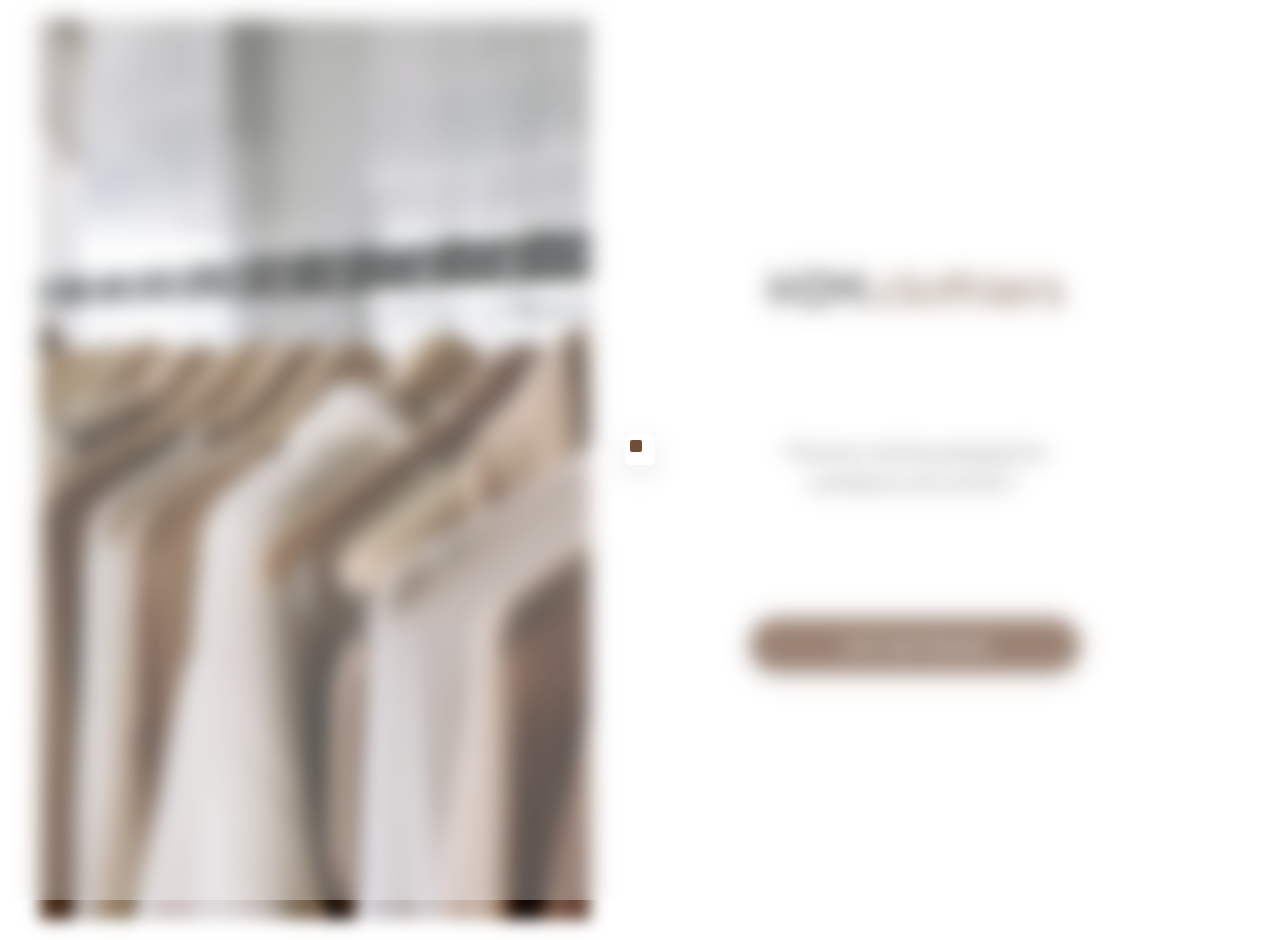
<file: index.html>
<!DOCTYPE html>
<html lang="en">
<head>
    
    <meta charset="UTF-8">
    <meta name="viewport" content="width=device-width, initial-scale=1.0">
    <title>Welcome to HIM.clothiers</title>
    
    <!-- Import Lexend font from Google Fonts -->
    <link rel="preconnect" href="https://fonts.googleapis.com">
    <link rel="preconnect" href="https://fonts.gstatic.com" crossorigin>
    <link href="https://fonts.googleapis.com/css2?family=Lexend:wght@300;400;500&display=swap" rel="stylesheet">
    
<style>
    * {
        margin: 0;
        padding: 0;
        box-sizing: border-box;
        font-family: 'Lexend', sans-serif;
        -webkit-tap-highlight-color: transparent;
    }

    *::-webkit-scrollbar {
        display: none;
    }

    html {
        height: 100%;
        width: 100%;
    }

    body {
        background: white;
        min-height: 100vh;
        min-height: 100dvh;
        width: 100%;
        display: flex;
        align-items: center;
        justify-content: center;
        padding: 0;
        overflow-x: hidden;
    }

    /* Loader Overlay - covers entire page */
    .loader-overlay {
        position: fixed;
        top: 0;
        left: 0;
        width: 100%;
        height: 100%;
        background: rgba(255, 255, 255, 0.3);
        backdrop-filter: blur(8px);
        -webkit-backdrop-filter: blur(8px);
        display: flex;
        align-items: center;
        justify-content: center;
        z-index: 9999;
        transition: opacity 0.5s ease, visibility 0.5s ease;
    }

    .loader-overlay.hidden {
        opacity: 0;
        visibility: hidden;
        pointer-events: none;
    }

    /* Glass white transparent container - 30x30px */
    .loader-container {
        width: 30px;
        height: 30px;
        background: rgba(255, 255, 255, 0.7);
        backdrop-filter: blur(10px);
        -webkit-backdrop-filter: blur(10px);
        border: 1px solid rgba(255, 255, 255, 0.3);
        box-shadow: 0 8px 32px rgba(0, 0, 0, 0.1);
        position: relative;
        overflow: hidden;
        border-radius: 6px;
    }

    /* Larger square ball - 12px with smaller movement area */
    .loader-ball {
        width: 12px;
        height: 12px;
        background-color: #6F4D38;
        position: absolute;
        top: 4px;
        left: 4px;
        animation: squareMove 1.5s infinite linear;
        border-radius: 2px;
    }

    /* Tight square path - ball doesn't touch corners */
    @keyframes squareMove {
        0% {
            top: 4px;
            left: 4px;
        }
        25% {
            top: 4px;
            left: 14px;
        }
        50% {
            top: 14px;
            left: 14px;
        }
        75% {
            top: 14px;
            left: 4px;
        }
        100% {
            top: 4px;
            left: 4px;
        }
    }

    .container {
        display: flex;
        background: white;
        overflow: hidden;
        max-width: 1200px;
        width: 100%;
        min-height: 600px;
        height: 100vh;
        height: 100dvh;
        filter: blur(0px);
        transition: filter 0.5s ease;
    }

    .container.loading {
        filter: blur(8px);
    }

    .image-container {
        flex: 1;
        position: relative;
        overflow: hidden;
        min-height: 400px;
    }

    .image-container img {
        position: absolute;
        width: 100%;
        height: 100%;
        object-fit: cover;
        opacity: 0;
        transition: opacity 1s ease-in-out;
    }

    .image-container img.active {
        opacity: 1;
    }

    .content-container {
        flex: 1;
        padding: 60px 50px;
        display: flex;
        flex-direction: column;
        justify-content: center;
        align-items: center;
        text-align: center;
        width: 100%;
    }

    .site-name {
        font-size: 3rem;
        font-weight: 400;
        color: #6F4D38;
        margin-bottom: 90px;
        letter-spacing: -1px;
    }

    .site-name span {
        color: black;
        font-family: 'Lexend', sans-serif;
        font-weight: 400;
    }

    .description {
        font-size: 1.1rem;
        line-height: 1.7;
        color: #000;
        margin-bottom: 120px;
        max-width: 400px;
        margin-left: auto;
        margin-right: auto;
        font-weight: 300;
    }

    .cta-button {
        background-color: #6F4D38;
        color: white;
        border: none;
        padding: 16px 40px;
        font-size: 1.1rem;
        font-weight: 500;
        border-radius: 200px;
        cursor: pointer;
        transition: all 0.3s ease;
        margin-bottom: 10px;
        box-shadow: 0 4px 15px rgba(111, 77, 56, 0.3);
        font-family: 'Lexend', sans-serif;
        text-decoration: none;
        display: inline-block;
        text-align: center;
        flex-shrink: 0;
    }

    .cta-button:hover {
        transform: translateY(-2px);
        box-shadow: 0 6px 20px rgba(111, 77, 56, 0.4);
        background-color: #5a3f2d;
    }

    .login-link {
        display: flex;
        align-items: center;
        justify-content: center;
        gap: 9px;
        color: #6F4D38;
        text-decoration: none;
        font-weight: 400;
        font-size: 1rem;
        transition: all 0.3s ease;
        padding: 8px 0;
        font-family: 'Lexend', sans-serif;
        flex-shrink: 0;
    }

    .login-link:hover {
        gap: 12px;
        color: #5a3f2d;
    }

    .arrow-icon {
        width: 30px;
        height: 30px;
        fill: currentColor;
        background-color: #6F4D38;
        color: white;
        padding: 5px;
        border-radius: 200px;
        flex-shrink: 0;
    }

    /* ============================================
       COOKIE CONSENT BANNER - HIM.clothiers Style
       ============================================ */
    .cookie-banner {
        position: fixed;
        bottom: 20px;
        left: 50%;
        transform: translateX(-50%) translateY(150%);
        background: rgba(255, 255, 255, 0.95);
        backdrop-filter: blur(20px);
        -webkit-backdrop-filter: blur(20px);
        border: 1px solid rgba(111, 77, 56, 0.15);
        border-radius: 20px;
        padding: 20px 24px;
        box-shadow: 0 8px 32px rgba(111, 77, 56, 0.15), 
                    0 2px 8px rgba(0, 0, 0, 0.08);
        z-index: 10000;
        max-width: 90%;
        width: 400px;
        opacity: 0;
        transition: all 0.5s cubic-bezier(0.4, 0, 0.2, 1);
    }

    .cookie-banner.show {
        transform: translateX(-50%) translateY(0);
        opacity: 1;
    }

    .cookie-banner.hide {
        transform: translateX(-50%) translateY(150%);
        opacity: 0;
    }

    .cookie-content {
        display: flex;
        flex-direction: column;
        gap: 16px;
    }

    .cookie-text {
        font-size: 0.9rem;
        line-height: 1.6;
        color: #333;
        font-weight: 300;
        text-align: center;
    }

    .cookie-text strong {
        color: #6F4D38;
        font-weight: 500;
    }

    .cookie-buttons {
        display: flex;
        gap: 12px;
        justify-content: center;
    }

    .cookie-btn {
        padding: 12px 24px;
        border-radius: 25px;
        font-size: 0.9rem;
        font-weight: 500;
        cursor: pointer;
        transition: all 0.3s ease;
        border: none;
        font-family: 'Lexend', sans-serif;
        flex: 1;
        max-width: 140px;
    }

    .cookie-btn-accept {
        background: #6F4D38;
        color: white;
        box-shadow: 0 4px 12px rgba(111, 77, 56, 0.3);
    }

    .cookie-btn-accept:hover {
        background: #5a3f2d;
        transform: translateY(-2px);
        box-shadow: 0 6px 16px rgba(111, 77, 56, 0.4);
    }

    .cookie-btn-decline {
        background: transparent;
        color: #6F4D38;
        border: 2px solid rgba(111, 77, 56, 0.3);
    }

    .cookie-btn-decline:hover {
        background: rgba(111, 77, 56, 0.05);
        border-color: #6F4D38;
        transform: translateY(-2px);
    }

    .cookie-icon {
        text-align: center;
        font-size: 1.5rem;
        margin-bottom: 8px;
    }

    /* ============================================
       DESKTOP STYLES (min-width: 769px)
       ============================================ */
    @media (min-width: 769px) {
        body {
            padding: 20px;
        }

        .cta-button {
            width: 60% !important;
            max-width: 400px !important;
        }

        .cookie-banner {
            bottom: 30px;
            width: 450px;
            padding: 24px 28px;
        }

        .cookie-text {
            font-size: 0.95rem;
        }

        .cookie-btn {
            padding: 14px 28px;
            font-size: 0.95rem;
        }
    }

    /* ============================================
       MOBILE STYLES (max-width: 768px)
       ============================================ */
    @media (max-width: 768px) {
        body {
            padding: 0;
        }

        .container {
            flex-direction: column;
            border-radius: 0;
            min-height: 100vh;
            min-height: 100dvh;
        }

        .image-container {
            display: none;
        }

        .content-container {
            padding: 60px 24px;
            min-height: 100vh;
            min-height: 100dvh;
            width: 100%;
            justify-content: space-between;
            padding-top: 80px;
            padding-bottom: 60px;
        }

        .site-name {
            font-size: 2.2rem;
            margin-bottom: 0;
            margin-top: 20px;
            letter-spacing: -0.5px;
        }

        .description {
            font-size: 1.05rem;
            line-height: 1.7;
            max-width: 100%;
            margin-bottom: 0;
            padding: 0 10px;
            flex: 1;
            display: flex;
            align-items: center;
            justify-content: center;
        }

        .button-group {
            width: 100%;
            display: flex;
            flex-direction: column;
            align-items: center;
            gap: 20px;
            margin-bottom: 20px;
        }

        .cta-button {
            width: 100%;
            max-width: 100%;
            padding: 18px 20px;
            font-size: 1.05rem;
            font-weight: 500;
            border-radius: 25px;
            margin-bottom: 0;
        }

        .login-link {
            font-size: 1rem;
            gap: 10px;
            padding: 10px 0;
        }

        .arrow-icon {
            width: 28px;
            height: 28px;
            padding: 4px;
        }

        /* Mobile cookie banner adjustments */
        .cookie-banner {
            bottom: 15px;
            width: 92%;
            max-width: none;
            padding: 18px 20px;
            border-radius: 16px;
        }

        .cookie-text {
            font-size: 0.85rem;
            line-height: 1.5;
        }

        .cookie-buttons {
            gap: 10px;
        }

        .cookie-btn {
            padding: 10px 18px;
            font-size: 0.85rem;
            max-width: none;
        }
    }

    /* ============================================
       SMALL MOBILE STYLES (max-width: 380px)
       ============================================ */
    @media (max-width: 380px) {
        .content-container {
            padding: 50px 20px;
            padding-top: 60px;
            padding-bottom: 50px;
        }

        .site-name {
            font-size: 2rem;
            margin-top: 10px;
        }

        .description {
            font-size: 1rem;
            line-height: 1.6;
        }

        .button-group {
            gap: 16px;
            margin-bottom: 10px;
        }

        .cta-button {
            padding: 16px 18px;
            font-size: 1rem;
        }

        .login-link {
            font-size: 0.95rem;
        }

        .cookie-banner {
            padding: 16px 18px;
        }

        .cookie-text {
            font-size: 0.8rem;
        }

        .cookie-btn {
            padding: 10px 16px;
            font-size: 0.8rem;
        }
    }

    /* ============================================
       VERY SMALL DEVICES (max-width: 320px)
       ============================================ */
    @media (max-width: 320px) {
        .content-container {
            padding: 40px 16px;
            padding-top: 50px;
            padding-bottom: 40px;
        }

        .site-name {
            font-size: 1.75rem;
            margin-top: 0;
        }

        .description {
            font-size: 0.95rem;
            line-height: 1.5;
        }

        .button-group {
            gap: 12px;
        }

        .cta-button {
            padding: 14px 16px;
            font-size: 0.95rem;
        }

        .login-link {
            font-size: 0.9rem;
            gap: 8px;
        }

        .arrow-icon {
            width: 24px;
            height: 24px;
        }
    }

    /* ============================================
       LANDSCAPE MOBILE OPTIMIZATION
       ============================================ */
    @media (max-width: 768px) and (orientation: landscape) {
        .content-container {
            padding: 30px 40px;
            padding-top: 40px;
            padding-bottom: 30px;
            justify-content: center;
            gap: 30px;
        }

        .site-name {
            font-size: 1.75rem;
            margin: 0;
        }

        .description {
            font-size: 0.95rem;
            margin: 0;
            flex: 0;
        }

        .button-group {
            margin: 0;
            gap: 15px;
        }

        .cta-button {
            padding: 14px 30px;
            font-size: 0.95rem;
            width: auto;
            min-width: 200px;
        }

        .cookie-banner {
            bottom: 10px;
            width: 80%;
            max-width: 400px;
        }
    }

    /* Loading animation */
    @keyframes fadeIn {
        from { opacity: 0; transform: translateY(20px); }
        to { opacity: 1; transform: translateY(0); }
    }

    .content-container > * {
        animation: fadeIn 0.8s ease-out forwards;
    }

    .content-container > *:nth-child(1) { animation-delay: 0.1s; }
    .content-container > *:nth-child(2) { animation-delay: 0.2s; }
    .content-container > *:nth-child(3) { animation-delay: 0.3s; }
    .content-container > *:nth-child(4) { animation-delay: 0.4s; }
</style>
</head>
<body>
    <!-- Loader Overlay -->
    <div class="loader-overlay" id="loaderOverlay">
        <div class="loader-container">
            <div class="loader-ball"></div>
        </div>
    </div>

    <div class="container" id="mainContainer">
        <!-- Left Side: Image Container -->
        <div class="image-container">
            <img src="img/bg1.jpg" alt="Modern workspace" class="active">
            <img src="img/bg2.jpg" alt="Team collaboration">
            <img src="img/bg1.jpg" alt="Creative meeting">
            <img src="img/bg2.jpg" alt="Team collaboration">
        </div>

        <!-- Right Side: Content -->
        <div class="content-container">
            <h1 class="site-name"><span>HIM</span>.clothiers</h1>
            <p class="description">
                <br>
                "Premium clothing designed for <br> confidence and comfort".
            </p>
            <a href="welcomepage.html" class="cta-button">Let's Get Started</a>
        </div>
    </div>

    <!-- Cookie Consent Banner -->
    <div class="cookie-banner" id="cookieBanner">
        <div class="cookie-content">
            <div class="cookie-icon">🍪</div>
            <p class="cookie-text">
                We use cookies to enhance your shopping experience. By continuing to browse <strong>HIM.clothiers</strong>, you agree to our use of cookies.
            </p>
            <div class="cookie-buttons">
                <button class="cookie-btn cookie-btn-accept" onclick="handleCookieConsent(true)">Accept</button>
                <button class="cookie-btn cookie-btn-decline" onclick="handleCookieConsent(false)">Decline</button>
            </div>
        </div>
    </div>

    <script>
        // Image rotation functionality
        const images = document.querySelectorAll('.image-container img');
        let currentImage = 0;

        function rotateImages() {
            images[currentImage].classList.remove('active');
            currentImage = (currentImage + 1) % images.length;
            images[currentImage].classList.add('active');
        }

        setInterval(rotateImages, 4000);

        // Loader functionality - hide after 3 seconds
        window.addEventListener('load', function() {
            const loaderOverlay = document.getElementById('loaderOverlay');
            const mainContainer = document.getElementById('mainContainer');
            
            mainContainer.classList.add('loading');
            
            setTimeout(function() {
                loaderOverlay.classList.add('hidden');
                mainContainer.classList.remove('loading');
                
                // Show cookie banner after loader disappears
                setTimeout(showCookieBanner, 500);
            }, 3000);
        });

        // ============================================
        // COOKIE CONSENT FUNCTIONALITY
        // ============================================
        
        const COOKIE_CONSENT_KEY = 'him_clothiers_cookie_consent';

        function showCookieBanner() {
            // Check if user has already made a choice
            const hasConsent = localStorage.getItem(COOKIE_CONSENT_KEY);
            
            if (hasConsent === null) {
                // No choice made yet - show banner
                const banner = document.getElementById('cookieBanner');
                banner.classList.add('show');
            }
        }

        function handleCookieConsent(accepted) {
            const banner = document.getElementById('cookieBanner');
            
            // Save choice to localStorage (one time only)
            localStorage.setItem(COOKIE_CONSENT_KEY, accepted ? 'accepted' : 'declined');
            
            // Hide banner with animation
            banner.classList.remove('show');
            banner.classList.add('hide');
            
            // Remove from DOM after animation
            setTimeout(() => {
                banner.style.display = 'none';
            }, 500);
            
            // Optional: Log for debugging
            console.log('Cookie consent:', accepted ? 'accepted' : 'declined');
            
            // Here you can add actual cookie setting logic based on choice
            if (accepted) {
                // Enable analytics, tracking cookies, etc.
                enableCookies();
            } else {
                // Keep only essential cookies
                disableNonEssentialCookies();
            }
        }

        function enableCookies() {
            // Placeholder for enabling analytics, tracking, etc.
            console.log('Non-essential cookies enabled');
        }

        function disableNonEssentialCookies() {
            // Placeholder for disabling non-essential cookies
            console.log('Only essential cookies kept');
        }

        // Check on page load if banner should be shown
        document.addEventListener('DOMContentLoaded', function() {
            const hasConsent = localStorage.getItem(COOKIE_CONSENT_KEY);
            if (hasConsent !== null) {
                // Already decided - keep banner hidden
                const banner = document.getElementById('cookieBanner');
                banner.style.display = 'none';
            }
        });
    </script>
</body>
</html>
</file>
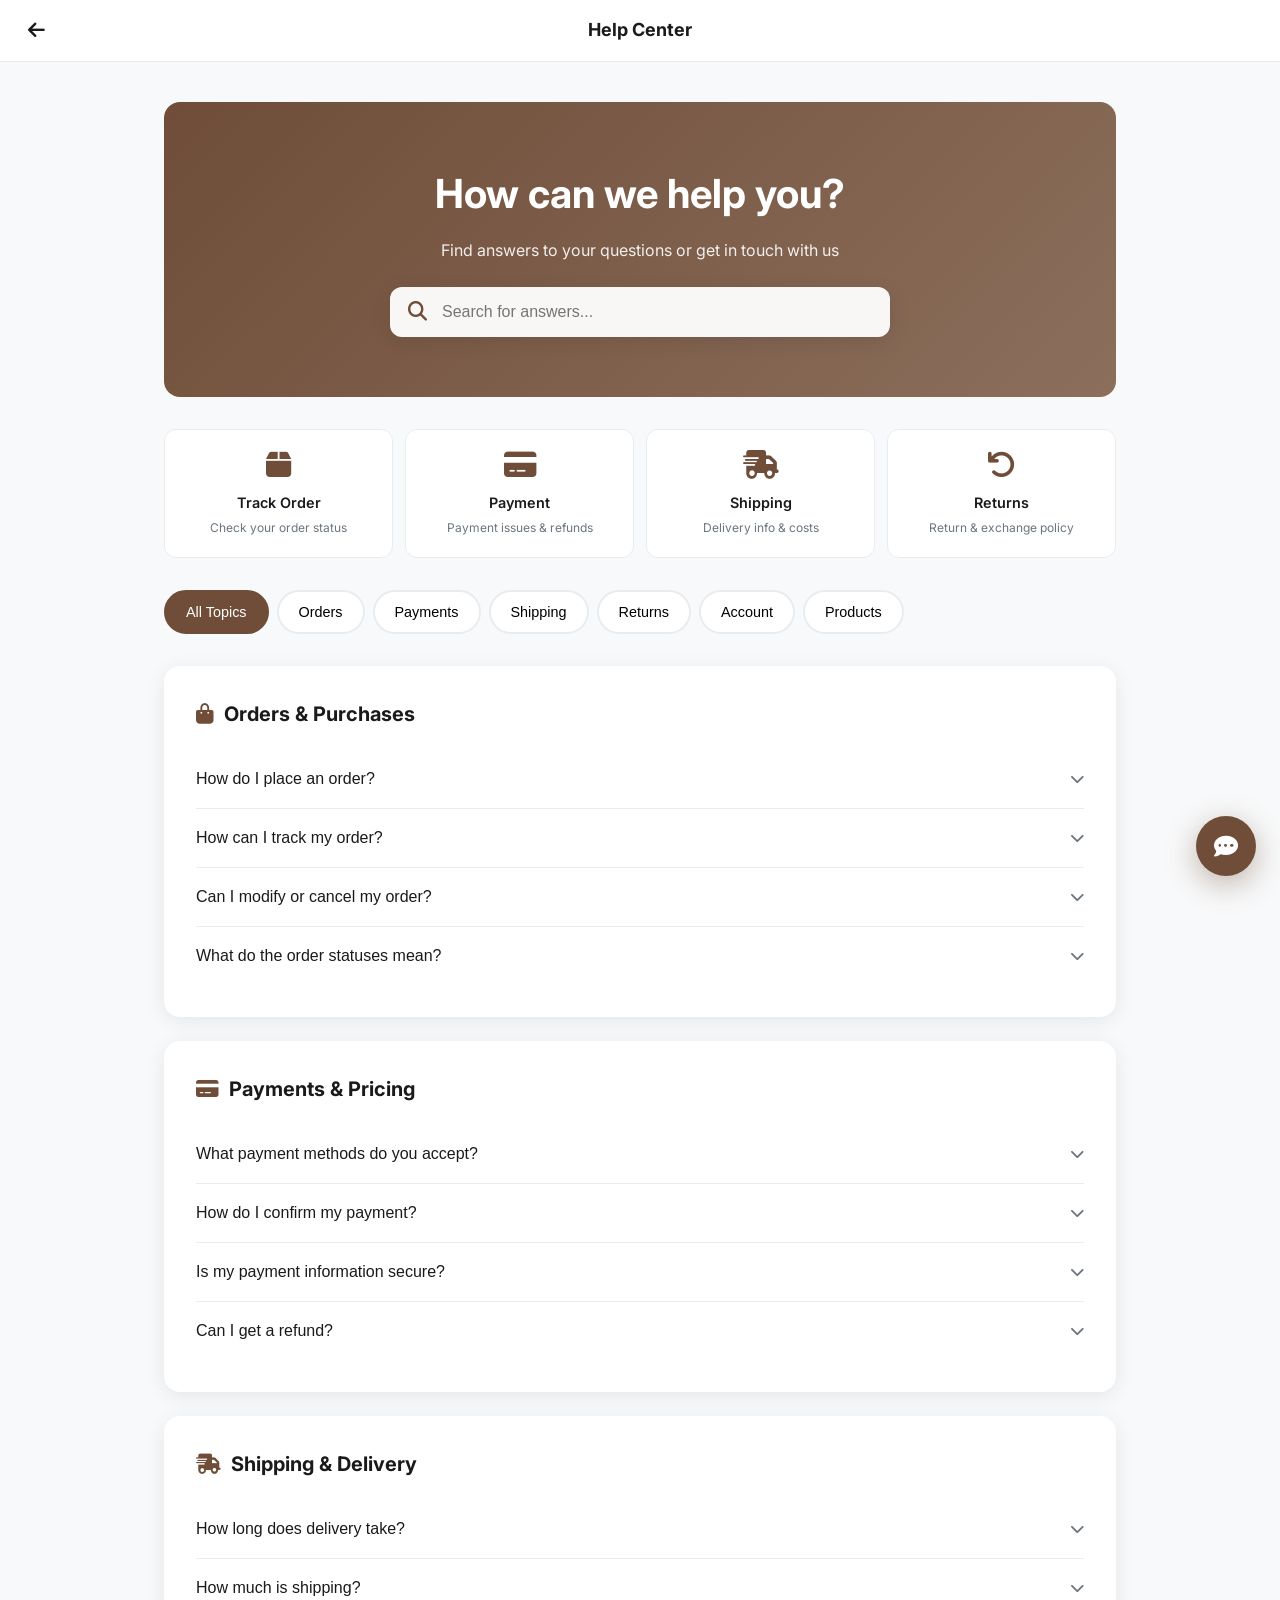
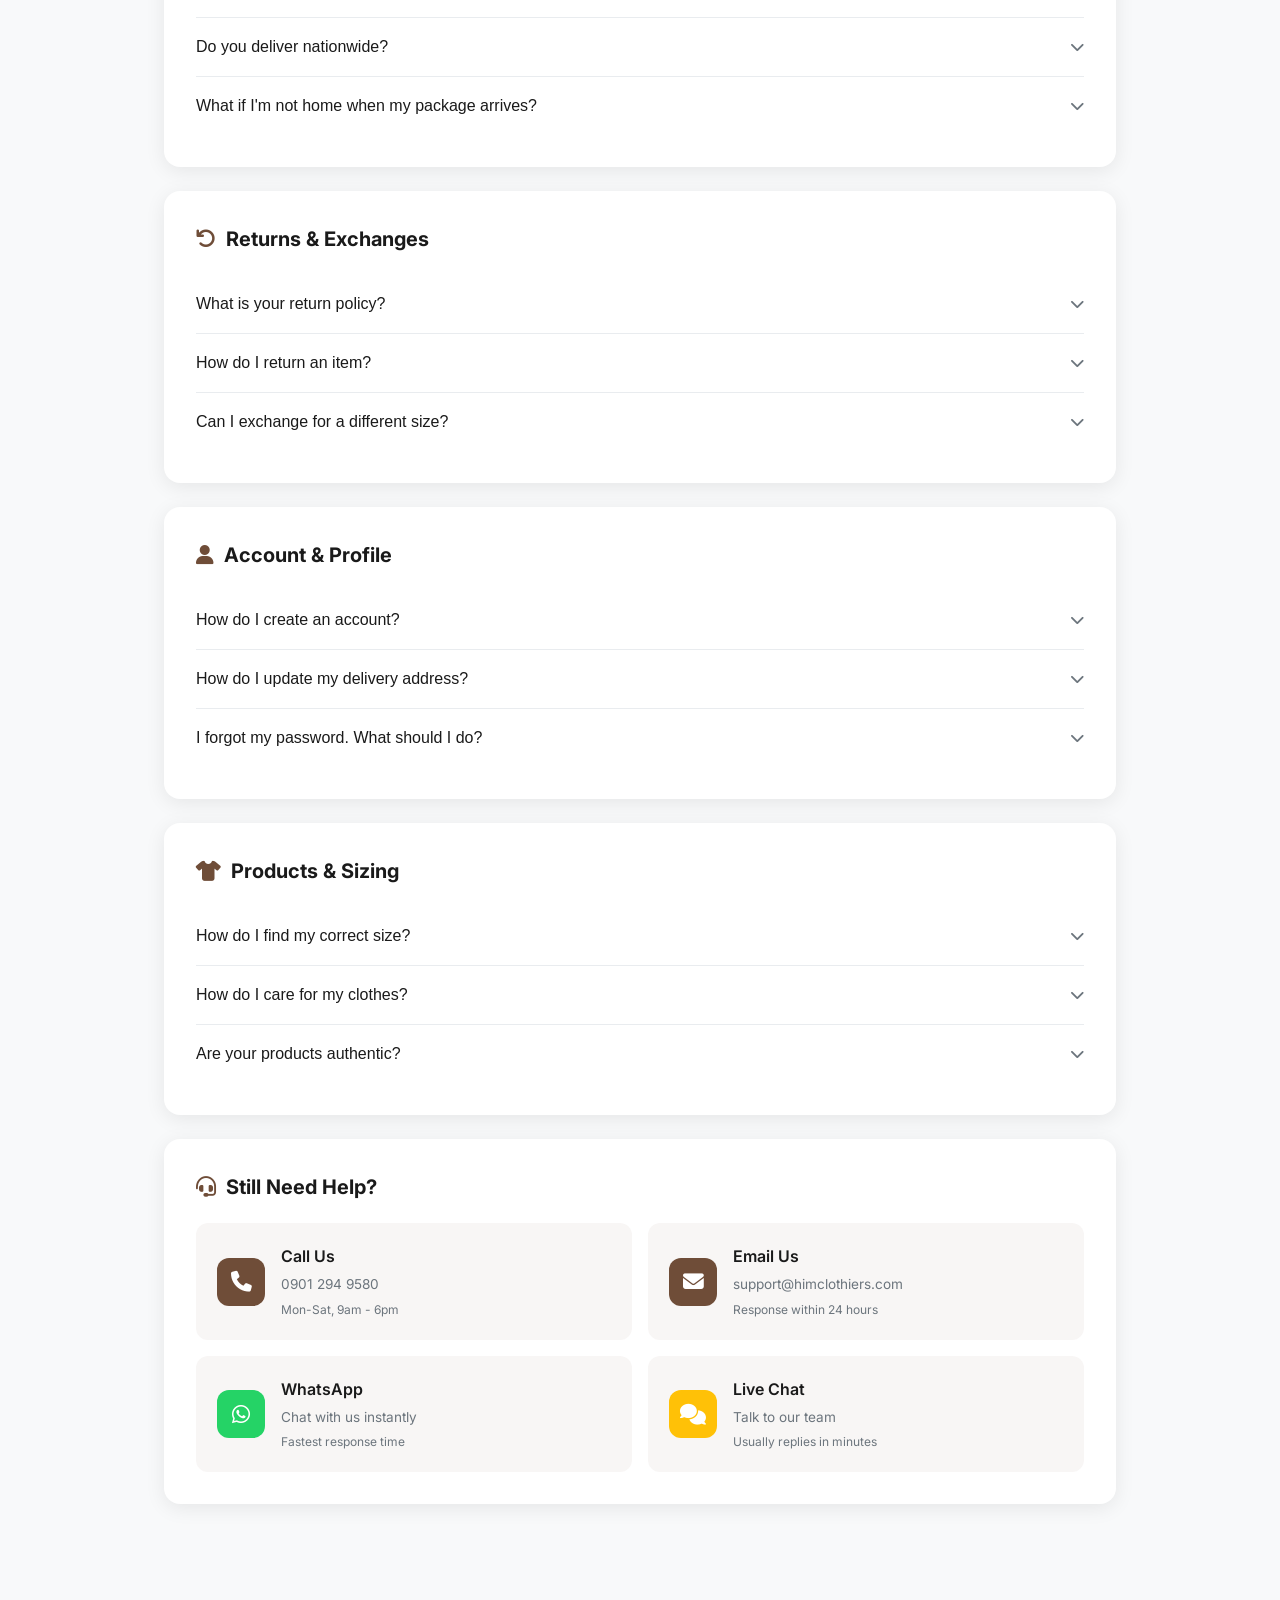
<file: help.html>
<!DOCTYPE html>
<html lang="en">
<head>
    <meta charset="UTF-8">
    <meta name="viewport" content="width=device-width, initial-scale=1.0, maximum-scale=1.0, user-scalable=no">
    <title>Help Center - HIM.CLOTHIERS</title>
    <link rel="preconnect" href="https://fonts.googleapis.com">
    <link rel="preconnect" href="https://fonts.gstatic.com" crossorigin>
    <link href="https://fonts.googleapis.com/css2?family=Inter:wght@300;400;500;600;700&display=swap" rel="stylesheet">
    <link rel="stylesheet" href="https://cdnjs.cloudflare.com/ajax/libs/font-awesome/6.4.0/css/all.min.css">
    <style>
        :root {
            --brand-color: #6F4D38;
            --brand-hover: #5a3f2e;
            --brand-light: rgba(111, 77, 56, 0.1);
            --brand-lighter: rgba(111, 77, 56, 0.05);
            --bg-white: #ffffff;
            --bg-light: #f8f9fa;
            --text-primary: #1a1a1a;
            --text-secondary: #6c757d;
            --text-muted: #adb5bd;
            --border-color: #e9ecef;
            --success: #28a745;
            --danger: #dc3545;
            --warning: #ffc107;
            --radius: 16px;
            --radius-sm: 12px;
            --shadow: 0 4px 20px rgba(0,0,0,0.08);
            --shadow-lg: 0 8px 40px rgba(0,0,0,0.12);
        }

        * {
            margin: 0;
            padding: 0;
            box-sizing: border-box;
            -webkit-tap-highlight-color: transparent;
        }

        html {
            scroll-behavior: smooth;
        }

        body {
            font-family: 'Inter', -apple-system, BlinkMacSystemFont, sans-serif;
            background: var(--bg-light);
            color: var(--text-primary);
            line-height: 1.6;
            min-height: 100vh;
            -webkit-font-smoothing: antialiased;
        }

        /* Header */
        .header {
            position: sticky;
            top: 0;
            background: var(--bg-white);
            padding: 16px 20px;
            display: flex;
            align-items: center;
            justify-content: center;
            border-bottom: 1px solid var(--border-color);
            z-index: 100;
        }

        .back-btn {
            position: absolute;
            left: 16px;
            width: 40px;
            height: 40px;
            border-radius: var(--radius-sm);
            border: none;
            background: transparent;
            cursor: pointer;
            display: flex;
            align-items: center;
            justify-content: center;
            transition: all 0.2s;
        }

        .back-btn:hover {
            background: var(--brand-light);
        }

        .back-btn i {
            font-size: 1.2rem;
            color: var(--text-primary);
        }

        .header-title {
            font-size: 18px;
            font-weight: 700;
            color: var(--text-primary);
        }

        /* Main Container */
        .container {
            max-width: 800px;
            margin: 0 auto;
            padding: 24px 20px 100px;
        }

        /* Hero Section */
        .help-hero {
            text-align: center;
            padding: 40px 20px;
            background: linear-gradient(135deg, var(--brand-color) 0%, #8B6F5C 100%);
            border-radius: var(--radius);
            margin-bottom: 32px;
            color: white;
        }

        .help-hero h1 {
            font-size: 2rem;
            font-weight: 700;
            margin-bottom: 12px;
        }

        .help-hero p {
            font-size: 1rem;
            opacity: 0.9;
            margin-bottom: 24px;
        }

        /* Search Box */
        .search-container {
            position: relative;
            max-width: 500px;
            margin: 0 auto;
        }

        .search-box {
            width: 100%;
            padding: 16px 20px 16px 52px;
            border: none;
            border-radius: var(--radius-sm);
            font-size: 1rem;
            background: rgba(255,255,255,0.95);
            box-shadow: 0 4px 20px rgba(0,0,0,0.1);
            transition: all 0.3s;
        }

        .search-box:focus {
            outline: none;
            box-shadow: 0 8px 30px rgba(0,0,0,0.15);
            transform: translateY(-2px);
        }

        .search-icon {
            position: absolute;
            left: 18px;
            top: 50%;
            transform: translateY(-50%);
            color: var(--brand-color);
            font-size: 1.2rem;
        }

        .search-clear {
            position: absolute;
            right: 16px;
            top: 50%;
            transform: translateY(-50%);
            width: 28px;
            height: 28px;
            border-radius: 50%;
            border: none;
            background: var(--border-color);
            color: var(--text-secondary);
            cursor: pointer;
            display: none;
            align-items: center;
            justify-content: center;
            font-size: 0.9rem;
        }

        .search-clear.visible {
            display: flex;
        }

        /* Quick Actions */
        .quick-actions {
            display: grid;
            grid-template-columns: repeat(2, 1fr);
            gap: 12px;
            margin-bottom: 32px;
        }

        .quick-action {
            background: var(--bg-white);
            border-radius: var(--radius-sm);
            padding: 20px;
            text-align: center;
            cursor: pointer;
            transition: all 0.3s;
            border: 1px solid var(--border-color);
            text-decoration: none;
            color: var(--text-primary);
        }

        .quick-action:hover {
            transform: translateY(-4px);
            box-shadow: var(--shadow);
            border-color: var(--brand-color);
        }

        .quick-action i {
            font-size: 1.8rem;
            color: var(--brand-color);
            margin-bottom: 12px;
            display: block;
        }

        .quick-action span {
            font-size: 0.9rem;
            font-weight: 600;
            display: block;
        }

        .quick-action small {
            font-size: 0.75rem;
            color: var(--text-secondary);
            display: block;
            margin-top: 4px;
        }

        /* Category Tabs */
        .category-tabs {
            display: flex;
            gap: 8px;
            overflow-x: auto;
            padding-bottom: 8px;
            margin-bottom: 24px;
            -webkit-overflow-scrolling: touch;
            scrollbar-width: none;
        }

        .category-tabs::-webkit-scrollbar {
            display: none;
        }

        .category-tab {
            padding: 12px 20px;
            border-radius: 25px;
            border: 2px solid var(--border-color);
            background: var(--bg-white);
            font-size: 0.9rem;
            font-weight: 500;
            cursor: pointer;
            white-space: nowrap;
            transition: all 0.3s;
        }

        .category-tab:hover {
            border-color: var(--brand-color);
            color: var(--brand-color);
        }

        .category-tab.active {
            background: var(--brand-color);
            border-color: var(--brand-color);
            color: white;
        }

        /* FAQ Section */
        .faq-section {
            background: var(--bg-white);
            border-radius: var(--radius);
            padding: 24px;
            margin-bottom: 24px;
            box-shadow: var(--shadow);
        }

        .section-title {
            font-size: 1.25rem;
            font-weight: 700;
            margin-bottom: 20px;
            display: flex;
            align-items: center;
            gap: 10px;
        }

        .section-title i {
            color: var(--brand-color);
        }

        .faq-item {
            border-bottom: 1px solid var(--border-color);
            overflow: hidden;
        }

        .faq-item:last-child {
            border-bottom: none;
        }

        .faq-question {
            width: 100%;
            padding: 20px 0;
            display: flex;
            justify-content: space-between;
            align-items: center;
            background: none;
            border: none;
            cursor: pointer;
            text-align: left;
            font-size: 1rem;
            font-weight: 500;
            color: var(--text-primary);
            transition: all 0.3s;
        }

        .faq-question:hover {
            color: var(--brand-color);
        }

        .faq-question i {
            font-size: 0.9rem;
            color: var(--text-secondary);
            transition: transform 0.3s;
        }

        .faq-item.active .faq-question i {
            transform: rotate(180deg);
            color: var(--brand-color);
        }

        .faq-answer {
            max-height: 0;
            overflow: hidden;
            transition: all 0.3s ease-out;
        }

        .faq-item.active .faq-answer {
            max-height: 500px;
            padding-bottom: 20px;
        }

        .faq-answer p {
            font-size: 0.95rem;
            color: var(--text-secondary);
            line-height: 1.7;
        }

        .faq-answer ul {
            margin: 12px 0;
            padding-left: 20px;
            color: var(--text-secondary);
        }

        .faq-answer li {
            margin-bottom: 8px;
            line-height: 1.6;
        }

        .faq-answer a {
            color: var(--brand-color);
            text-decoration: none;
            font-weight: 500;
        }

        .faq-answer a:hover {
            text-decoration: underline;
        }

        /* No Results */
        .no-results {
            text-align: center;
            padding: 60px 20px;
            color: var(--text-secondary);
        }

        .no-results i {
            font-size: 4rem;
            color: var(--text-muted);
            margin-bottom: 20px;
        }

        .no-results h3 {
            font-size: 1.25rem;
            color: var(--text-primary);
            margin-bottom: 8px;
        }

        /* Contact Section */
        .contact-section {
            background: var(--bg-white);
            border-radius: var(--radius);
            padding: 24px;
            margin-bottom: 24px;
            box-shadow: var(--shadow);
        }

        .contact-grid {
            display: grid;
            grid-template-columns: 1fr;
            gap: 16px;
        }

        .contact-card {
            display: flex;
            align-items: center;
            gap: 16px;
            padding: 20px;
            background: var(--brand-lighter);
            border-radius: var(--radius-sm);
            text-decoration: none;
            color: var(--text-primary);
            transition: all 0.3s;
            border: 1px solid transparent;
        }

        .contact-card:hover {
            background: var(--brand-light);
            border-color: var(--brand-color);
            transform: translateX(4px);
        }

        .contact-icon {
            width: 48px;
            height: 48px;
            border-radius: var(--radius-sm);
            background: var(--brand-color);
            display: flex;
            align-items: center;
            justify-content: center;
            color: white;
            font-size: 1.3rem;
            flex-shrink: 0;
        }

        .contact-info h4 {
            font-size: 1rem;
            font-weight: 600;
            margin-bottom: 4px;
        }

        .contact-info p {
            font-size: 0.85rem;
            color: var(--text-secondary);
        }

        /* Live Chat Button */
        .live-chat-btn {
            position: fixed;
            bottom: 24px;
            right: 24px;
            width: 60px;
            height: 60px;
            border-radius: 50%;
            background: var(--brand-color);
            color: white;
            border: none;
            cursor: pointer;
            box-shadow: 0 8px 30px rgba(111, 77, 56, 0.4);
            display: flex;
            align-items: center;
            justify-content: center;
            font-size: 1.5rem;
            transition: all 0.3s;
            z-index: 1000;
        }

        .live-chat-btn:hover {
            transform: scale(1.1) rotate(10deg);
            box-shadow: 0 12px 40px rgba(111, 77, 56, 0.5);
        }

        .live-chat-btn::after {
            content: 'Chat';
            position: absolute;
            bottom: -30px;
            font-size: 0.75rem;
            font-weight: 600;
            color: var(--brand-color);
            opacity: 0;
            transition: all 0.3s;
        }

        .live-chat-btn:hover::after {
            opacity: 1;
            bottom: -25px;
        }

        /* Chat Modal */
        .chat-modal {
            position: fixed;
            bottom: 100px;
            right: 24px;
            width: calc(100% - 48px);
            max-width: 350px;
            background: var(--bg-white);
            border-radius: var(--radius);
            box-shadow: var(--shadow-lg);
            display: none;
            flex-direction: column;
            z-index: 999;
            overflow: hidden;
            animation: slideUp 0.3s ease;
        }

        @keyframes slideUp {
            from {
                opacity: 0;
                transform: translateY(20px);
            }
            to {
                opacity: 1;
                transform: translateY(0);
            }
        }

        .chat-modal.active {
            display: flex;
        }

        .chat-header {
            background: var(--brand-color);
            color: white;
            padding: 20px;
            display: flex;
            justify-content: space-between;
            align-items: center;
        }

        .chat-header h3 {
            font-size: 1.1rem;
            font-weight: 600;
        }

        .chat-close {
            width: 32px;
            height: 32px;
            border-radius: 50%;
            border: none;
            background: rgba(255,255,255,0.2);
            color: white;
            cursor: pointer;
            display: flex;
            align-items: center;
            justify-content: center;
        }

        .chat-body {
            padding: 20px;
            max-height: 300px;
            overflow-y: auto;
        }

        .chat-message {
            background: var(--brand-lighter);
            padding: 16px;
            border-radius: var(--radius-sm);
            margin-bottom: 16px;
        }

        .chat-message p {
            font-size: 0.9rem;
            color: var(--text-secondary);
            margin-bottom: 12px;
        }

        .chat-options {
            display: flex;
            flex-direction: column;
            gap: 8px;
        }

        .chat-option {
            padding: 12px 16px;
            background: var(--bg-white);
            border: 1px solid var(--border-color);
            border-radius: var(--radius-sm);
            cursor: pointer;
            font-size: 0.9rem;
            text-align: left;
            transition: all 0.2s;
        }

        .chat-option:hover {
            background: var(--brand-light);
            border-color: var(--brand-color);
            color: var(--brand-color);
        }

        /* Responsive */
        @media (min-width: 768px) {
            .container {
                padding: 40px 24px 120px;
            }

            .help-hero {
                padding: 60px 40px;
            }

            .help-hero h1 {
                font-size: 2.5rem;
            }

            .quick-actions {
                grid-template-columns: repeat(4, 1fr);
            }

            .contact-grid {
                grid-template-columns: repeat(2, 1fr);
            }

            .chat-modal {
                width: 350px;
            }
        }

        @media (min-width: 1024px) {
            .container {
                max-width: 1000px;
            }

            .faq-section,
            .contact-section {
                padding: 32px;
            }
        }

        /* Highlight search results */
        .highlight {
            background: rgba(255, 193, 7, 0.3);
            padding: 2px 4px;
            border-radius: 4px;
        }
    </style>
</head>
<body>
    <!-- Header -->
    <header class="header">
        <button class="back-btn" onclick="goBack()">
            <i class="fas fa-arrow-left"></i>
        </button>
        <h1 class="header-title">Help Center</h1>
    </header>

    <!-- Main Content -->
    <main class="container">
        <!-- Hero Section with Search -->
        <div class="help-hero">
            <h1>How can we help you?</h1>
            <p>Find answers to your questions or get in touch with us</p>
            <div class="search-container">
                <i class="fas fa-search search-icon"></i>
                <input type="text" class="search-box" id="searchInput" placeholder="Search for answers..." oninput="searchFAQs()">
                <button class="search-clear" id="clearSearch" onclick="clearSearch()">
                    <i class="fas fa-times"></i>
                </button>
            </div>
        </div>

        <!-- Quick Actions -->
        <div class="quick-actions">
            <a href="#orders" class="quick-action" onclick="filterCategory('orders')">
                <i class="fas fa-box"></i>
                <span>Track Order</span>
                <small>Check your order status</small>
            </a>
            <a href="#payments" class="quick-action" onclick="filterCategory('payments')">
                <i class="fas fa-credit-card"></i>
                <span>Payment</span>
                <small>Payment issues & refunds</small>
            </a>
            <a href="#shipping" class="quick-action" onclick="filterCategory('shipping')">
                <i class="fas fa-shipping-fast"></i>
                <span>Shipping</span>
                <small>Delivery info & costs</small>
            </a>
            <a href="#returns" class="quick-action" onclick="filterCategory('returns')">
                <i class="fas fa-undo"></i>
                <span>Returns</span>
                <small>Return & exchange policy</small>
            </a>
        </div>

        <!-- Category Tabs -->
        <div class="category-tabs" id="categoryTabs">
            <button class="category-tab active" onclick="filterCategory('all')">All Topics</button>
            <button class="category-tab" onclick="filterCategory('orders')">Orders</button>
            <button class="category-tab" onclick="filterCategory('payments')">Payments</button>
            <button class="category-tab" onclick="filterCategory('shipping')">Shipping</button>
            <button class="category-tab" onclick="filterCategory('returns')">Returns</button>
            <button class="category-tab" onclick="filterCategory('account')">Account</button>
            <button class="category-tab" onclick="filterCategory('products')">Products</button>
        </div>

        <!-- No Results State -->
        <div class="no-results" id="noResults" style="display: none;">
            <i class="fas fa-search"></i>
            <h3>No results found</h3>
            <p>Try different keywords or browse the categories below</p>
        </div>

        <!-- FAQ Sections -->
        <div id="faqContainer">
            <!-- Orders Section -->
            <div class="faq-section" data-category="orders">
                <h2 class="section-title">
                    <i class="fas fa-shopping-bag"></i>
                    Orders & Purchases
                </h2>
                <div class="faq-item">
                    <button class="faq-question" onclick="toggleFAQ(this)">
                        How do I place an order?
                        <i class="fas fa-chevron-down"></i>
                    </button>
                    <div class="faq-answer">
                        <p>Placing an order is easy:</p>
                        <ul>
                            <li>Browse our collection and select your desired items</li>
                            <li>Choose your size and color preferences</li>
                            <li>Click "Add to Cart" and proceed to checkout</li>
                            <li>Fill in your delivery details and complete payment</li>
                            <li>You'll receive an order confirmation via email</li>
                        </ul>
                    </div>
                </div>
                <div class="faq-item">
                    <button class="faq-question" onclick="toggleFAQ(this)">
                        How can I track my order?
                        <i class="fas fa-chevron-down"></i>
                    </button>
                    <div class="faq-answer">
                        <p>You can track your order in multiple ways:</p>
                        <ul>
                            <li>Check your <a href="orders.html">Orders page</a> for real-time status updates</li>
                            <li>Click on any order to see detailed tracking information</li>
                            <li>You'll receive SMS and email updates at each stage</li>
                            <li>Contact our support team with your order ID for assistance</li>
                        </ul>
                    </div>
                </div>
                <div class="faq-item">
                    <button class="faq-question" onclick="toggleFAQ(this)">
                        Can I modify or cancel my order?
                        <i class="fas fa-chevron-down"></i>
                    </button>
                    <div class="faq-answer">
                        <p>Order modifications depend on the status:</p>
                        <ul>
                            <li><strong>Pending Payment:</strong> You can cancel and reorder</li>
                            <li><strong>Paid/Processing:</strong> Contact us immediately for changes</li>
                            <li><strong>Shipped:</strong> Cannot be modified, but can be returned after delivery</li>
                        </ul>
                        <p>Call us at <a href="tel:+2349012949580">0901 294 9580</a> for urgent changes.</p>
                    </div>
                </div>
                <div class="faq-item">
                    <button class="faq-question" onclick="toggleFAQ(this)">
                        What do the order statuses mean?
                        <i class="fas fa-chevron-down"></i>
                    </button>
                    <div class="faq-answer">
                        <ul>
                            <li><strong>Pending:</strong> Awaiting payment confirmation</li>
                            <li><strong>Paid:</strong> Payment verified, preparing for shipment</li>
                            <li><strong>Processing:</strong> Being packed and prepared</li>
                            <li><strong>Shipped:</strong> On its way to you</li>
                            <li><strong>Delivered:</strong> Successfully delivered</li>
                            <li><strong>Rejected:</strong> Order cancelled or payment issue</li>
                        </ul>
                    </div>
                </div>
            </div>

            <!-- Payments Section -->
            <div class="faq-section" data-category="payments">
                <h2 class="section-title">
                    <i class="fas fa-credit-card"></i>
                    Payments & Pricing
                </h2>
                <div class="faq-item">
                    <button class="faq-question" onclick="toggleFAQ(this)">
                        What payment methods do you accept?
                        <i class="fas fa-chevron-down"></i>
                    </button>
                    <div class="faq-answer">
                        <p>We currently accept:</p>
                        <ul>
                            <li><strong>Bank Transfer:</strong> Transfer to our Moniepoint account</li>
                            <li><strong>Account Details:</strong> Moniepoint MFB, 9012949580, Isah David Olearekhai</li>
                        </ul>
                        <p>After payment, upload your receipt in the checkout page or orders section for verification.</p>
                    </div>
                </div>
                <div class="faq-item">
                    <button class="faq-question" onclick="toggleFAQ(this)">
                        How do I confirm my payment?
                        <i class="fas fa-chevron-down"></i>
                    </button>
                    <div class="faq-answer">
                        <p>To confirm your bank transfer:</p>
                        <ul>
                            <li>Take a screenshot or photo of your payment receipt</li>
                            <li>Go to your <a href="orders.html">Orders page</a></li>
                            <li>Click on the pending order</li>
                            <li>Upload the receipt and click "I have made this transfer"</li>
                            <li>Wait for admin verification (usually within 24 hours)</li>
                        </ul>
                    </div>
                </div>
                <div class="faq-item">
                    <button class="faq-question" onclick="toggleFAQ(this)">
                        Is my payment information secure?
                        <i class="fas fa-chevron-down"></i>
                    </button>
                    <div class="faq-answer">
                        <p>Absolutely. We take security seriously:</p>
                        <ul>
                            <li>All payment receipts are encrypted and stored securely</li>
                            <li>We never store your bank login details</li>
                            <li>Our platform uses SSL encryption for all transactions</li>
                            <li>Only authorized admin staff can view payment confirmations</li>
                        </ul>
                    </div>
                </div>
                <div class="faq-item">
                    <button class="faq-question" onclick="toggleFAQ(this)">
                        Can I get a refund?
                        <i class="fas fa-chevron-down"></i>
                    </button>
                    <div class="faq-answer">
                        <p>Refunds are available in these cases:</p>
                        <ul>
                            <li>Order cancelled before shipping - full refund</li>
                            <li>Defective or wrong item received - full refund or exchange</li>
                            <li>Item out of stock - full refund within 3-5 business days</li>
                        </ul>
                        <p>Refunds are processed to the original payment method within 5-7 business days.</p>
                    </div>
                </div>
            </div>

            <!-- Shipping Section -->
            <div class="faq-section" data-category="shipping">
                <h2 class="section-title">
                    <i class="fas fa-shipping-fast"></i>
                    Shipping & Delivery
                </h2>
                <div class="faq-item">
                    <button class="faq-question" onclick="toggleFAQ(this)">
                        How long does delivery take?
                        <i class="fas fa-chevron-down"></i>
                    </button>
                    <div class="faq-answer">
                        <p>Delivery times vary by location:</p>
                        <ul>
                            <li><strong>Lagos:</strong> 1-2 business days</li>
                            <li><strong>Abuja, Port Harcourt:</strong> 2-3 business days</li>
                            <li><strong>Other major cities:</strong> 3-5 business days</li>
                            <li><strong>Remote areas:</strong> 5-7 business days</li>
                        </ul>
                        <p>Business days are Monday to Saturday, excluding public holidays.</p>
                    </div>
                </div>
                <div class="faq-item">
                    <button class="faq-question" onclick="toggleFAQ(this)">
                        How much is shipping?
                        <i class="fas fa-chevron-down"></i>
                    </button>
                    <div class="faq-answer">
                        <p>Our shipping rates:</p>
                        <ul>
                            <li><strong>Standard Shipping:</strong> ₦2,500 (5-7 business days)</li>
                            <li><strong>Express Shipping:</strong> ₦5,000 (1-3 business days)</li>
                            <li><strong>Free Shipping:</strong> Available on orders over ₦50,000</li>
                        </ul>
                    </div>
                </div>
                <div class="faq-item">
                    <button class="faq-question" onclick="toggleFAQ(this)">
                        Do you deliver nationwide?
                        <i class="fas fa-chevron-down"></i>
                    </button>
                    <div class="faq-answer">
                        <p>Yes! We deliver to all 36 states in Nigeria plus FCT Abuja. We partner with reliable logistics companies including GIG Logistics, DHL, and local courier services to ensure your package arrives safely.</p>
                    </div>
                </div>
                <div class="faq-item">
                    <button class="faq-question" onclick="toggleFAQ(this)">
                        What if I'm not home when my package arrives?
                        <i class="fas fa-chevron-down"></i>
                    </button>
                    <div class="faq-answer">
                        <p>If you're not available:</p>
                        <ul>
                            <li>Our delivery partner will call you to schedule a convenient time</li>
                            <li>You can authorize someone else to receive on your behalf</li>
                            <li>Package can be held at the nearest pickup location for 3 days</li>
                            <li>Second delivery attempt may attract additional charges</li>
                        </ul>
                    </div>
                </div>
            </div>

            <!-- Returns Section -->
            <div class="faq-section" data-category="returns">
                <h2 class="section-title">
                    <i class="fas fa-undo"></i>
                    Returns & Exchanges
                </h2>
                <div class="faq-item">
                    <button class="faq-question" onclick="toggleFAQ(this)">
                        What is your return policy?
                        <i class="fas fa-chevron-down"></i>
                    </button>
                    <div class="faq-answer">
                        <p>Our return policy:</p>
                        <ul>
                            <li><strong>Timeframe:</strong> 7 days from delivery date</li>
                            <li><strong>Condition:</strong> Items must be unworn, unwashed, with original tags attached</li>
                            <li><strong>Exceptions:</strong> Underwear, socks, and customized items cannot be returned</li>
                            <li><strong>Process:</strong> Initiate return through your orders page or contact support</li>
                        </ul>
                    </div>
                </div>
                <div class="faq-item">
                    <button class="faq-question" onclick="toggleFAQ(this)">
                        How do I return an item?
                        <i class="fas fa-chevron-down"></i>
                    </button>
                    <div class="faq-answer">
                        <p>To return an item:</p>
                        <ol style="padding-left: 20px; color: var(--text-secondary); line-height: 1.8;">
                            <li>Go to your <a href="orders.html">Orders page</a> and select the order</li>
                            <li>Click "Request Return" and select the item(s)</li>
                            <li>Choose reason for return and preferred resolution (refund/exchange)</li>
                            <li>Package the item securely in original packaging</li>
                            <li>Our courier will pick up within 48 hours</li>
                        </ol>
                    </div>
                </div>
                <div class="faq-item">
                    <button class="faq-question" onclick="toggleFAQ(this)">
                        Can I exchange for a different size?
                        <i class="fas fa-chevron-down"></i>
                    </button>
                    <div class="faq-answer">
                        <p>Yes! Size exchanges are free within the 7-day window, subject to availability. If your size is out of stock, you can choose to:</p>
                        <ul>
                            <li>Wait for restock (we'll notify you)</li>
                            <li>Select a different item of same value</li>
                            <li>Receive store credit</li>
                            <li>Get a refund to original payment method</li>
                        </ul>
                    </div>
                </div>
            </div>

            <!-- Account Section -->
            <div class="faq-section" data-category="account">
                <h2 class="section-title">
                    <i class="fas fa-user"></i>
                    Account & Profile
                </h2>
                <div class="faq-item">
                    <button class="faq-question" onclick="toggleFAQ(this)">
                        How do I create an account?
                        <i class="fas fa-chevron-down"></i>
                    </button>
                    <div class="faq-answer">
                        <p>Creating an account is simple:</p>
                        <ul>
                            <li>Click "Sign Up" on the login page</li>
                            <li>Enter your email and create a password</li>
                            <li>Verify your email via the link sent</li>
                            <li>Complete your profile with delivery address</li>
                            <li>Start shopping!</li>
                        </ul>
                    </div>
                </div>
                <div class="faq-item">
                    <button class="faq-question" onclick="toggleFAQ(this)">
                        How do I update my delivery address?
                        <i class="fas fa-chevron-down"></i>
                    </button>
                    <div class="faq-answer">
                        <p>Update your address:</p>
                        <ul>
                            <li>Go to <a href="profile.html">Profile Settings</a></li>
                            <li>Click "Edit" next to your current address</li>
                            <li>Enter new address details</li>
                            <li>Save changes</li>
                        </ul>
                        <p>You can also add multiple addresses and select which one to use during checkout.</p>
                    </div>
                </div>
                <div class="faq-item">
                    <button class="faq-question" onclick="toggleFAQ(this)">
                        I forgot my password. What should I do?
                        <i class="fas fa-chevron-down"></i>
                    </button>
                    <div class="faq-answer">
                        <p>Reset your password:</p>
                        <ul>
                            <li>Click "Forgot Password" on the login page</li>
                            <li>Enter your registered email address</li>
                            <li>Check your email for the reset link</li>
                            <li>Create a new secure password</li>
                        </ul>
                        <p>Reset links expire after 24 hours for security.</p>
                    </div>
                </div>
            </div>

            <!-- Products Section -->
            <div class="faq-section" data-category="products">
                <h2 class="section-title">
                    <i class="fas fa-tshirt"></i>
                    Products & Sizing
                </h2>
                <div class="faq-item">
                    <button class="faq-question" onclick="toggleFAQ(this)">
                        How do I find my correct size?
                        <i class="fas fa-chevron-down"></i>
                    </button>
                    <div class="faq-answer">
                        <p>Finding your perfect fit:</p>
                        <ul>
                            <li>Check our detailed <a href="#">Size Guide</a> with measurements</li>
                            <li>Measure your chest, waist, and hips in inches</li>
                            <li>Compare with our size chart on each product page</li>
                            <li>When in doubt, size up for a relaxed fit or down for fitted</li>
                            <li>Read customer reviews for fit feedback</li>
                        </ul>
                    </div>
                </div>
                <div class="faq-item">
                    <button class="faq-question" onclick="toggleFAQ(this)">
                        How do I care for my clothes?
                        <i class="fas fa-chevron-down"></i>
                    </button>
                    <div class="faq-answer">
                        <p>Care instructions by material:</p>
                        <ul>
                            <li><strong>Cotton:</strong> Machine wash cold, tumble dry low, iron medium heat</li>
                            <li><strong>Polyester blends:</strong> Machine wash cold, do not bleach, hang dry</li>
                            <li><strong>Wool:</strong> Dry clean only or hand wash cold</li>
                            <li><strong>Denim:</strong> Wash inside out, avoid frequent washing</li>
                        </ul>
                        <p>Always check the care label inside your garment.</p>
                    </div>
                </div>
                <div class="faq-item">
                    <button class="faq-question" onclick="toggleFAQ(this)">
                        Are your products authentic?
                        <i class="fas fa-chevron-down"></i>
                    </button>
                    <div class="faq-answer">
                        <p>Yes, all HIM.CLOTHIERS products are 100% authentic and designed in-house. We source high-quality materials from verified suppliers and manufacture under strict quality control. Each item passes through 3 quality checks before shipping.</p>
                    </div>
                </div>
            </div>
        </div>

        <!-- Contact Section -->
        <div class="contact-section">
            <h2 class="section-title">
                <i class="fas fa-headset"></i>
                Still Need Help?
            </h2>
            <div class="contact-grid">
                <a href="tel:+2349012949580" class="contact-card">
                    <div class="contact-icon">
                        <i class="fas fa-phone"></i>
                    </div>
                    <div class="contact-info">
                        <h4>Call Us</h4>
                        <p>0901 294 9580</p>
                        <p style="font-size: 0.75rem; margin-top: 4px;">Mon-Sat, 9am - 6pm</p>
                    </div>
                </a>
                <a href="mailto:support@himclothiers.com" class="contact-card">
                    <div class="contact-icon">
                        <i class="fas fa-envelope"></i>
                    </div>
                    <div class="contact-info">
                        <h4>Email Us</h4>
                        <p>support@himclothiers.com</p>
                        <p style="font-size: 0.75rem; margin-top: 4px;">Response within 24 hours</p>
                    </div>
                </a>
                <a href="https://wa.me/2349012949580" class="contact-card" target="_blank">
                    <div class="contact-icon" style="background: #25D366;">
                        <i class="fab fa-whatsapp"></i>
                    </div>
                    <div class="contact-info">
                        <h4>WhatsApp</h4>
                        <p>Chat with us instantly</p>
                        <p style="font-size: 0.75rem; margin-top: 4px;">Fastest response time</p>
                    </div>
                </a>
                <div class="contact-card" onclick="openChat()" style="cursor: pointer;">
                    <div class="contact-icon" style="background: var(--warning);">
                        <i class="fas fa-comments"></i>
                    </div>
                    <div class="contact-info">
                        <h4>Live Chat</h4>
                        <p>Talk to our team</p>
                        <p style="font-size: 0.75rem; margin-top: 4px;">Usually replies in minutes</p>
                    </div>
                </div>
            </div>
        </div>
    </main>

    <!-- Live Chat Button -->
    <button class="live-chat-btn" onclick="toggleChat()">
        <i class="fas fa-comment-dots"></i>
    </button>

    <!-- Chat Modal -->
    <div class="chat-modal" id="chatModal">
        <div class="chat-header">
            <h3><i class="fas fa-robot" style="margin-right: 8px;"></i> HIM Assistant</h3>
            <button class="chat-close" onclick="toggleChat()">
                <i class="fas fa-times"></i>
            </button>
        </div>
        <div class="chat-body">
            <div class="chat-message">
                <p>Hi there! 👋 I'm here to help you with:</p>
                <div class="chat-options">
                    <button class="chat-option" onclick="handleChatOption('track')">
                        <i class="fas fa-box" style="margin-right: 8px;"></i> Track my order
                    </button>
                    <button class="chat-option" onclick="handleChatOption('payment')">
                        <i class="fas fa-credit-card" style="margin-right: 8px;"></i> Payment issues
                    </button>
                    <button class="chat-option" onclick="handleChatOption('return')">
                        <i class="fas fa-undo" style="margin-right: 8px;"></i> Return an item
                    </button>
                    <button class="chat-option" onclick="handleChatOption('size')">
                        <i class="fas fa-ruler" style="margin-right: 8px;"></i> Size guidance
                    </button>
                    <button class="chat-option" onclick="handleChatOption('human')">
                        <i class="fas fa-user" style="margin-right: 8px;"></i> Talk to a human
                    </button>
                </div>
            </div>
        </div>
    </div>

    <script>
        // Go back function
        function goBack() {
            const isAdmin = localStorage.getItem('adminLoggedIn') === 'true';
            if (isAdmin) {
                window.location.href = 'dashboard.html';
            } else {
                window.location.href = 'HIM-coursepage.html';
            }
        }

        // Toggle FAQ
        function toggleFAQ(button) {
            const item = button.parentElement;
            const isActive = item.classList.contains('active');
            
            // Close all other FAQs
            document.querySelectorAll('.faq-item.active').forEach(faq => {
                if (faq !== item) faq.classList.remove('active');
            });
            
            // Toggle current
            item.classList.toggle('active');
        }

        // Filter by category
        function filterCategory(category) {
            // Update tabs
            document.querySelectorAll('.category-tab').forEach(tab => {
                tab.classList.remove('active');
                if (tab.textContent.toLowerCase().includes(category) || 
                    (category === 'all' && tab.textContent === 'All Topics')) {
                    tab.classList.add('active');
                }
            });

            // Show/hide sections
            const sections = document.querySelectorAll('.faq-section');
            let visibleCount = 0;

            sections.forEach(section => {
                if (category === 'all' || section.dataset.category === category) {
                    section.style.display = 'block';
                    visibleCount++;
                } else {
                    section.style.display = 'none';
                }
            });

            // Scroll to content
            if (category !== 'all') {
                document.getElementById('faqContainer').scrollIntoView({ behavior: 'smooth', block: 'start' });
            }
        }

        // Search functionality
        function searchFAQs() {
            const searchTerm = document.getElementById('searchInput').value.toLowerCase();
            const clearBtn = document.getElementById('clearSearch');
            const noResults = document.getElementById('noResults');
            const sections = document.querySelectorAll('.faq-section');
            
            // Show/hide clear button
            clearBtn.classList.toggle('visible', searchTerm.length > 0);

            if (searchTerm.length === 0) {
                // Reset view
                sections.forEach(section => section.style.display = 'block');
                document.querySelectorAll('.faq-item').forEach(item => {
                    item.style.display = 'block';
                    item.classList.remove('active');
                });
                noResults.style.display = 'none';
                return;
            }

            let totalMatches = 0;

            sections.forEach(section => {
                const items = section.querySelectorAll('.faq-item');
                let sectionMatches = 0;

                items.forEach(item => {
                    const question = item.querySelector('.faq-question').textContent.toLowerCase();
                    const answer = item.querySelector('.faq-answer').textContent.toLowerCase();

                    if (question.includes(searchTerm) || answer.includes(searchTerm)) {
                        item.style.display = 'block';
                        item.classList.add('active');
                        sectionMatches++;
                        
                        // Highlight matches
                        highlightText(item, searchTerm);
                    } else {
                        item.style.display = 'none';
                        item.classList.remove('active');
                    }
                });

                section.style.display = sectionMatches > 0 ? 'block' : 'none';
                totalMatches += sectionMatches;
            });

            noResults.style.display = totalMatches === 0 ? 'block' : 'none';
        }

        // Highlight search matches
        function highlightText(item, term) {
            const question = item.querySelector('.faq-question');
            const answer = item.querySelector('.faq-answer');
            
            // Simple highlight implementation
            const regex = new RegExp(`(${term})`, 'gi');
            
            // Note: In production, you'd want a more robust highlighting solution
            // that doesn't break HTML tags
        }

        // Clear search
        function clearSearch() {
            document.getElementById('searchInput').value = '';
            searchFAQs();
            document.getElementById('searchInput').focus();
        }

        // Chat functionality
        function toggleChat() {
            const modal = document.getElementById('chatModal');
            modal.classList.toggle('active');
        }

        function openChat() {
            const modal = document.getElementById('chatModal');
            modal.classList.add('active');
        }

        function handleChatOption(option) {
            const messages = {
                track: "You can track your order in the Orders page. Would you like me to take you there?",
                payment: "For payment issues, please have your order ID ready. You can also call us at 0901 294 9580 for immediate assistance.",
                return: "To return an item, go to your Orders page, select the order, and click 'Request Return'. Need help with something specific?",
                size: "Check our size guide on each product page. If you're between sizes, we recommend sizing up for a comfortable fit.",
                human: "Connecting you to a human agent... Please wait or call 0901 294 9580 for faster service."
            };

            const chatBody = document.querySelector('.chat-body');
            const response = document.createElement('div');
            response.className = 'chat-message';
            response.style.background = 'white';
            response.style.border = '1px solid var(--border-color)';
            response.innerHTML = `
                <p style="color: var(--text-primary);"><strong>Assistant:</strong> ${messages[option]}</p>
                ${option === 'track' ? '<button class="chat-option" onclick="window.location.href=\'orders.html\'" style="margin-top: 12px;">Go to Orders</button>' : ''}
                ${option === 'human' ? '<button class="chat-option" onclick="window.location.href=\'tel:+2349012949580\'" style="margin-top: 12px; background: var(--success); color: white;">Call Now</button>' : ''}
            `;
            
            chatBody.appendChild(response);
            chatBody.scrollTop = chatBody.scrollHeight;
        }

        // Close chat when clicking outside
        document.addEventListener('click', (e) => {
            const chatModal = document.getElementById('chatModal');
            const chatBtn = document.querySelector('.live-chat-btn');
            
            if (!chatModal.contains(e.target) && !chatBtn.contains(e.target)) {
                chatModal.classList.remove('active');
            }
        });

        // Keyboard shortcuts
        document.addEventListener('keydown', (e) => {
            // Press / to focus search
            if (e.key === '/' && document.activeElement.tagName !== 'INPUT') {
                e.preventDefault();
                document.getElementById('searchInput').focus();
            }
            
            // Press Escape to close chat
            if (e.key === 'Escape') {
                document.getElementById('chatModal').classList.remove('active');
            }
        });

        // Initialize
        document.addEventListener('DOMContentLoaded', () => {
            // Check if coming from specific context
            const urlParams = new URLSearchParams(window.location.search);
            const category = urlParams.get('category');
            if (category) {
                filterCategory(category);
            }
        });
    </script>
</body>
</html>
</file>
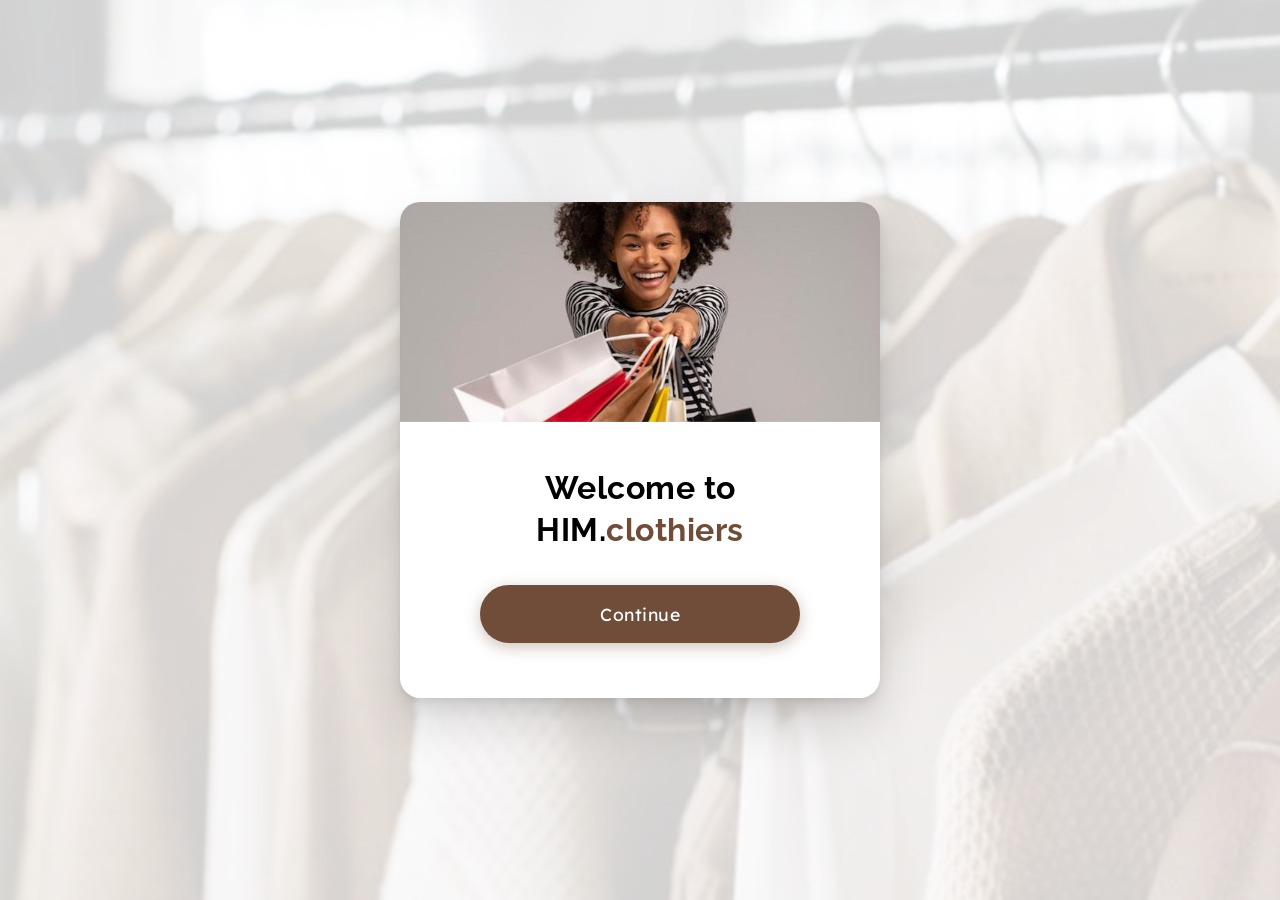
<file: welcomepage.html>
<!DOCTYPE html>
<html lang="en">
<head>
    <meta charset="UTF-8">
    <meta name="viewport" content="width=device-width, initial-scale=1.0">
    <title>Welcome - HIM.clothiers</title>
    
    <!-- Import Raleway and Lexend fonts from Google Fonts -->
    <link rel="preconnect" href="https://fonts.googleapis.com ">
    <link rel="preconnect" href="https://fonts.gstatic.com " crossorigin>
    <link href="https://fonts.googleapis.com/css2?family=Lexend:wght@300;400;500;600;700&family=Raleway:wght@300;400;500;600;700;800&display=swap" rel="stylesheet">
    
    <style>
        * {
            margin: 0;
            padding: 0;
            box-sizing: border-box;
            font-family: 'Raleway', sans-serif;
        }

        /* Full page background with reduced opacity */
        body {
            min-height: 100vh;
            position: relative;
            overflow: hidden;
        }

        /* Background image with white overlay */
        body::before {
            content: '';
            position: fixed;
            top: 0;
            left: 0;
            width: 100%;
            height: 100%;
            background-image: url('img/bg1.jpg');
            background-size: cover;
            background-position: center;
            background-repeat: no-repeat;
            opacity: 0.3;
            z-index: -1;
        }

        /* White overlay for extra brightness */
        body::after {
            content: '';
            position: fixed;
            top: 0;
            left: 0;
            width: 100%;
            height: 100%;
            background: rgba(255, 255, 255, 0.4);
            z-index: -1;
        }

        /* Center container - subtle but noticeable shadow */
        .welcome-container {
            position: absolute;
            top: 50%;
            left: 50%;
            transform: translate(-50%, -50%);
            text-align: center;
            background: white;
            padding: 0;
            border-radius: 20px;
            box-shadow: 
                0 4px 6px rgba(0, 0, 0, 0.05),
                0 10px 20px rgba(0, 0, 0, 0.08),
                0 25px 50px rgba(0, 0, 0, 0.12);
            max-width: 480px;
            width: 90%;
            overflow: hidden;
            animation: fadeInUp 0.8s ease-out;
        }

        /* Image wrapper - 100% width with fixed height */
        .image-wrapper {
            width: 100%;
            height: 220px;
            overflow: hidden;
        }

        /* Inner background image - fills width, covers height */
        .container-image {
            width: 100%;
            height: 100%;
            object-fit: cover;
            display: block;
        }

        /* Content area with padding */
        .content-area {
            padding: 45px 50px 55px;
        }

        /* Welcome text - Raleway font */
        .welcome-text {
            font-size: 2rem;
            color: #000;
            margin-bottom: 35px;
            letter-spacing: 0.5px;
            line-height: 1.3;
            font-family: 'Raleway', sans-serif;
        }

        /* Clothiers in primary color */
        .brand-highlight {
            color: #6F4D38;
        }

        /* Let's Start button - Lexend font, wider on large screens */
        .btn-start {
            width: 100%;
            max-width: 320px;
            padding: 18px 40px;
            background-color: #6F4D38;
            color: white;
            border: none;
            border-radius: 200px;
            font-size: 1.1rem;
            cursor: pointer;
            transition: all 0.3s ease;
            font-family: 'Lexend', sans-serif;
            box-shadow: 0 4px 15px rgba(111, 77, 56, 0.35);
            text-decoration: none;
            display: inline-block;
            letter-spacing: 0.5px;
        }

        .btn-start:hover {
            transform: translateY(-3px);
            box-shadow: 0 8px 25px rgba(111, 77, 56, 0.45);
            background-color: #5a3f2d;
        }

        .btn-start:active {
            transform: translateY(-1px);
        }

        /* Animations */
        @keyframes fadeInUp {
            from {
                opacity: 0;
                transform: translate(-50%, -40%);
            }
            to {
                opacity: 1;
                transform: translate(-50%, -50%);
            }
        }

        /* Mobile responsive - taller container */
        @media (max-width: 768px) {
            .welcome-container {
                width: 92%;
                max-width: none;
                min-height: 85vh;
                display: flex;
                flex-direction: column;
                justify-content: center;
            }

            .image-wrapper {
                height: 35vh;
                min-height: 200px;
            }

            .content-area {
                padding: 40px 35px 50px;
                flex: 1;
                display: flex;
                flex-direction: column;
                justify-content: center;
            }

            .welcome-text {
                font-size: 1.8rem;
                margin-bottom: 40px;
            }

            .btn-start {
                padding: 18px 32px;
                font-size: 1.05rem;
                max-width: 100%;
            }
        }
    </style>
</head>
<body>
    <div class="welcome-container">
        <!-- Image wrapper - 100% width, fixed height -->
        <div class="image-wrapper">
            <img src="img/welcomepage.jpg" alt="Welcome" class="container-image">
        </div>
        
        <!-- Content area with text and button -->
        <div class="content-area">
            <h1 class="welcome-text">Welcome to<br>HIM.<span class="brand-highlight">clothiers</span></h1>
            <button class="btn-start" onclick="startApp()">Continue</button>
        </div>
    </div>

    <script>
        function startApp() {
            // Always redirect to the course page when the button is clicked
            window.location.href = 'HIM-coursepage.html';
        }
    </script>
</body>
</html>
</file>
